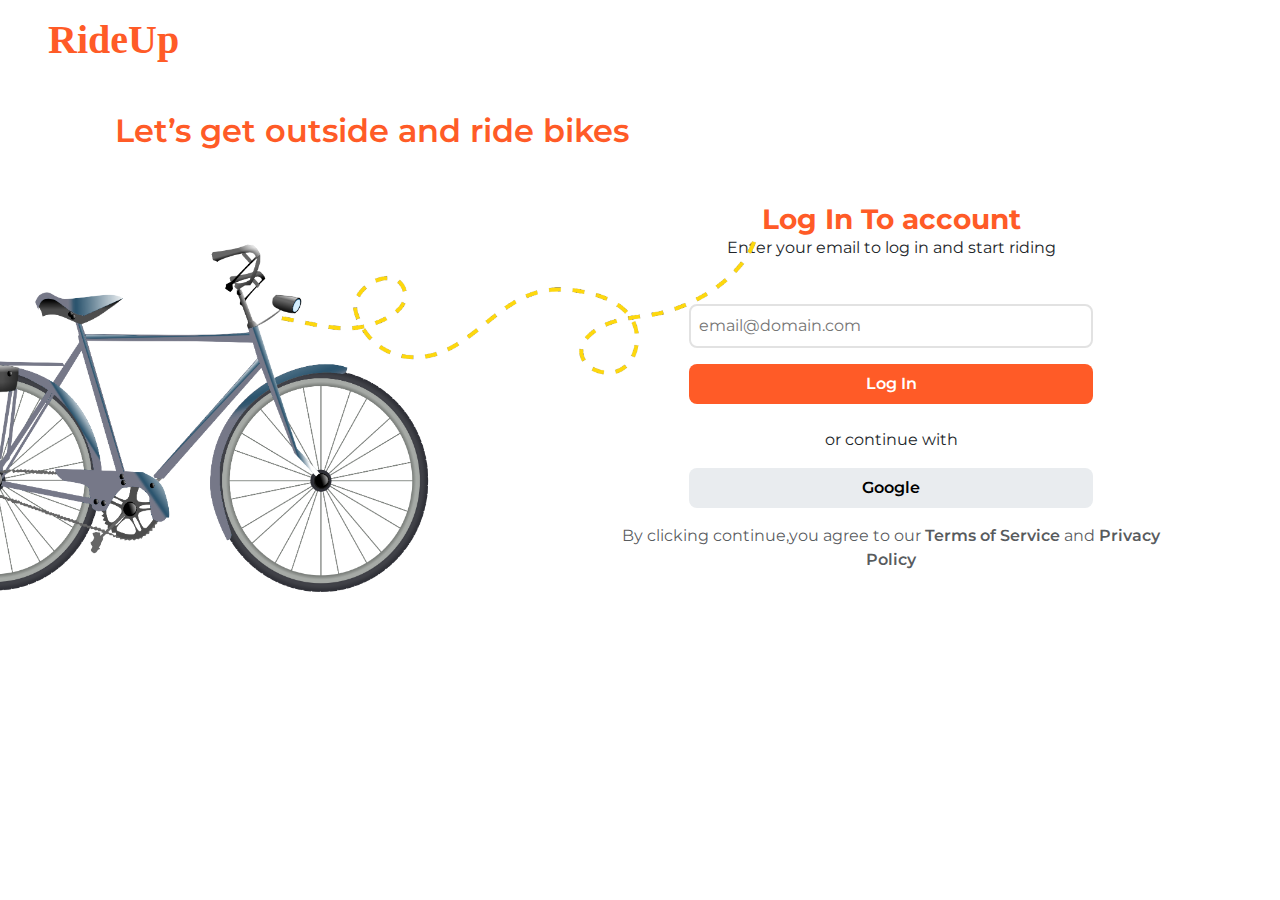
<file: Login/LogIn.html>
<!DOCTYPE html>
<html lang="en">

<head>
    <meta charset="UTF-8">
    <meta name="viewport" content="width=device-width, initial-scale=1.0">
    <title>Bike Learning</title>
    <link rel="stylesheet" href="./style.css">
    <link rel="shortcut icon" href="../images/little-bike.png" type="image/x-icon">
    <!-- Bootstrap components linked -->
    <link href="https://cdn.jsdelivr.net/npm/bootstrap@5.3.3/dist/css/bootstrap.min.css" rel="stylesheet"
        integrity="sha384-QWTKZyjpPEjISv5WaRU9OFeRpok6YctnYmDr5pNlyT2bRjXh0JMhjY6hW+ALEwIH" crossorigin="anonymous">
    <script src="https://cdn.jsdelivr.net/npm/bootstrap@5.3.3/dist/js/bootstrap.bundle.min.js"
        integrity="sha384-YvpcrYf0tY3lHB60NNkmXc5s9fDVZLESaAA55NDzOxhy9GkcIdslK1eN7N6jIeHz"
        crossorigin="anonymous"></script>
</head>

<body>

    <!-- Log In Page -->
    <div>
        <div class="mt-3" id="left-section">
            <h1 class="ms-5 txt-color header-txt fw-semibold">RideUp</h1>

            <h4 class="my-5 txt-color fs-2 fw-semibold" style="margin-left: 115px;">
                Let’s get outside and ride bikes
            </h4>
        </div>
        <!-- responsive header for profile page -->
        <div class=" container d-flex align-items-center" id="left-resp-section">
            <h1 class="fs-1 txt-color fw-bolder header-txt">RideUp</h1>
            <img class="w-50 h-25 resp-img" src="../images/resp-stock-img.jpg" alt="">
            <div class="d-flex justify-content-between align-items-center w-100 resp-img">
                <img class="w-100" src="../images/resp-bicycle.png" alt="">
            </div>
        </div>

        <div class="mt-5 d-flex justify-content-between">
            <div class="position-relative" id="left-section">
                <img class="cycle-img" src="../images/bicycle.png" alt="">
                <img class="stock-img" src="../images/stock-img.png" alt="">
            </div>
            <div class="text-center signup-section">
                <a href="../Sign_Up/SignIn.html" class="txt-color fw-bolder text-decoration-none fs-3">Log In To account</a>
                <p class="lh-1 ">Enter your email to log in and start riding</p>
                <form class="input-form" id="signinform">
                    <div class="mt-5">
                        <input class="w-75 p-2 border-opacity-10 rounded-3 input-field" id="useremail" type="email"
                            placeholder="email@domain.com">
                        <button class="w-75 p-2 border-0 mt-3 rounded-3 sign-btn text-white fw-semibold" type="submit"
                            id="submit-button">Log In</button>
                    </div>
                </form>
                <div class="mt-4">
                    <span>or continue with</span>
                    <br>
                    <button class="my-3 p-2 w-75 border-0 bg-body-secondary rounded-3 fw-semibold">Google</button>
                    <br>
                    <span class="text-body-secondary">By clicking continue,you agree to our <span
                            class="fw-semibold">Terms of Service</span> and <span class="fw-semibold">Privacy <br>
                            Policy</span></span>
                </div>
            </div>
        </div>


    </div>

    <script src="./LogIn.js"></script>
</body>

</html>
</file>
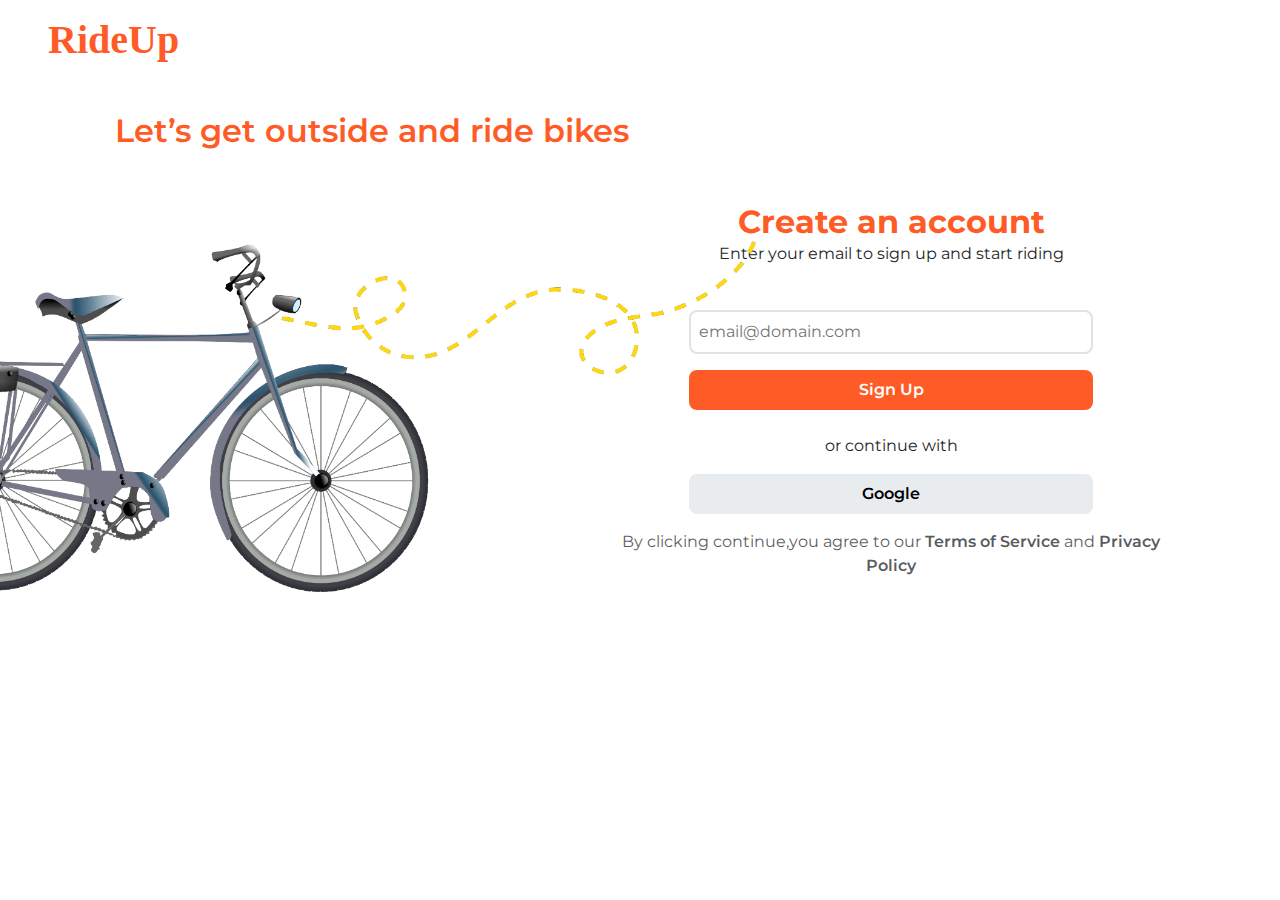
<file: Sign_Up/SignIn.html>
<!DOCTYPE html>
<html lang="en">

<head>
    <meta charset="UTF-8">
    <meta name="viewport" content="width=device-width, initial-scale=1.0">
    <title>Bike Learning</title>
    <link rel="stylesheet" href="../Sign_Up/style.css">
    <link rel="shortcut icon" href="../images/little-bike.png" type="image/x-icon">
    <!-- Bootstrap components linked -->
    <link href="https://cdn.jsdelivr.net/npm/bootstrap@5.3.3/dist/css/bootstrap.min.css" rel="stylesheet"
        integrity="sha384-QWTKZyjpPEjISv5WaRU9OFeRpok6YctnYmDr5pNlyT2bRjXh0JMhjY6hW+ALEwIH" crossorigin="anonymous">
    <script src="https://cdn.jsdelivr.net/npm/bootstrap@5.3.3/dist/js/bootstrap.bundle.min.js"
        integrity="sha384-YvpcrYf0tY3lHB60NNkmXc5s9fDVZLESaAA55NDzOxhy9GkcIdslK1eN7N6jIeHz"
        crossorigin="anonymous"></script>
</head>

<body>

    <!-- Sign Up Page -->
    <div>
        <div class="mt-3" id="left-section">
            <h1 class="ms-5 txt-color fw-semibold">RideUp</h1>

            <h4 class="my-5 txt-color fw-semibold fs-2" style="margin-left: 115px;">
                Let’s get outside and ride bikes
            </h4>
        </div>
        <!-- responsive header for profile page -->
        <div class=" container d-flex align-items-center" id="left-resp-section">
            <h1 class="fs-1 txt-color fw-bolder">RideUp</h1>
            <img class="w-50 h-25 resp-img" src="../images/resp-stock-img.jpg" alt="">
            <div class="d-flex justify-content-between align-items-center w-100 resp-img">
                <img class="w-100" src="../images/resp-bicycle.png" alt="">
            </div>
        </div>

        <div class="mt-5 d-flex justify-content-between">
            <div class="position-relative" id="left-section">
                <img class="cycle-img responsive" src="../images/bicycle.png" alt="">
                <img class="stock-img responsive" src="../images/stock-img.png" alt="">
            </div>
            <div class="text-center signup-section">
                <a href="../Login/LogIn.html" class="txt-color fw-bolder fs-2 text-decoration-none">Create an account</a>
                <p class="lh-1 ">Enter your email to sign up and start riding</p>
                <form class="input-form" id="signupform">
                    <div class="mt-5">
                        <input class="w-75 p-2 border-opacity-10 rounded-3 input-field" id="useremail" type="email"
                            placeholder="email@domain.com">
                        <button class="w-75 p-2 border-0 mt-3 rounded-3 sign-btn text-white fw-semibold"
                            id="submit-button onclick=" signup()">Sign Up</button>
                    </div>
                </form>
                <div class="mt-4">
                    <span>or continue with</span>
                    <br>
                    <button class="my-3 p-2 w-75 border-0 bg-body-secondary rounded-3 fw-semibold">Google</button>
                    <br>
                    <span class="text-body-secondary">By clicking continue,you agree to our <span
                            class="fw-semibold">Terms of Service</span> and <span class="fw-semibold">Privacy <br>
                            Policy</span></span>
                </div>
            </div>
        </div>


    </div>

    <script src="./SignIn.js"></script>
</body>

</html>
</file>
<file: Login/style.css>
@import url("https://fonts.googleapis.com/css2?family=Kalam:wght@300;400;700&family=Open+Sans:ital,wght@0,300..800;1,300..800&display=swap");
@import url("https://fonts.googleapis.com/css2?family=Kalam:wght@300;400;700&family=Montserrat:ital,wght@0,100..900;1,100..900&family=Open+Sans:ital,wght@0,300..800;1,300..800&display=swap");

*{
    font-family: "Montserrat", serif;
}

.stock-img{
    width: 500px;
    position: absolute;
    left: 270px;
    top: 38px;
    

}
.cycle-img{
    width: 600px;
    position: absolute;  
    left: -150px;
    
}
.signup-section{
    margin-right: 120px;
}
.txt-color{
  color: #ff5b27;  
  font-family: "Montserrat", serif;
}
.sign-btn{
    background-color: #ff5b27;
}
.input-field{
    border: 2px solid #e2e2e2;
}
.input-field:focus{
    outline: none;
}
#left-resp-section{
    display: none !important;
}
.resp-img{
    margin-top: 100px;
}
#left-section h1{
    font-family: see;
}

@media (max-width: 1000px) {
    #left-section {
        display: none !important;

    }
    #left-resp-section{
        display: flex !important;
    }
    .signup-section{
        width: 100%;
        margin: 0;
    }
}
</file>
<file: Sign_Up/style.css>
@import url("https://fonts.googleapis.com/css2?family=Kalam:wght@300;400;700&family=Open+Sans:ital,wght@0,300..800;1,300..800&display=swap");
@import url("https://fonts.googleapis.com/css2?family=Kalam:wght@300;400;700&family=Montserrat:ital,wght@0,100..900;1,100..900&family=Open+Sans:ital,wght@0,300..800;1,300..800&display=swap");

*{
    font-family: "Montserrat", serif;
}

.stock-img{
    width: 500px;
    position: absolute;
    left: 270px;
    top: 38px;
    

}
.cycle-img{
    width: 600px;
    position: absolute;  
    left: -150px;
    
}
.signup-section{
    margin-right: 120px;
}
.txt-color{
  color: #ff5b27;  
  font-family: "Montserrat", serif;
}
.sign-btn{
    background-color: #ff5b27;
}
.input-field{
    border: 2px solid #e2e2e2;
}
.input-field:focus{
    outline: none;
}
#left-resp-section{
    display: none !important;
}
.resp-img{
    margin-top: 100px;
}
#left-section h1{
    font-family: see;
}

@media (max-width: 1000px) {
    #left-section {
        display: none !important;

    }
    #left-resp-section{
        display: flex !important;
    }
    .signup-section{
        width: 100%;
        margin: 0;
    }
}
</file>
